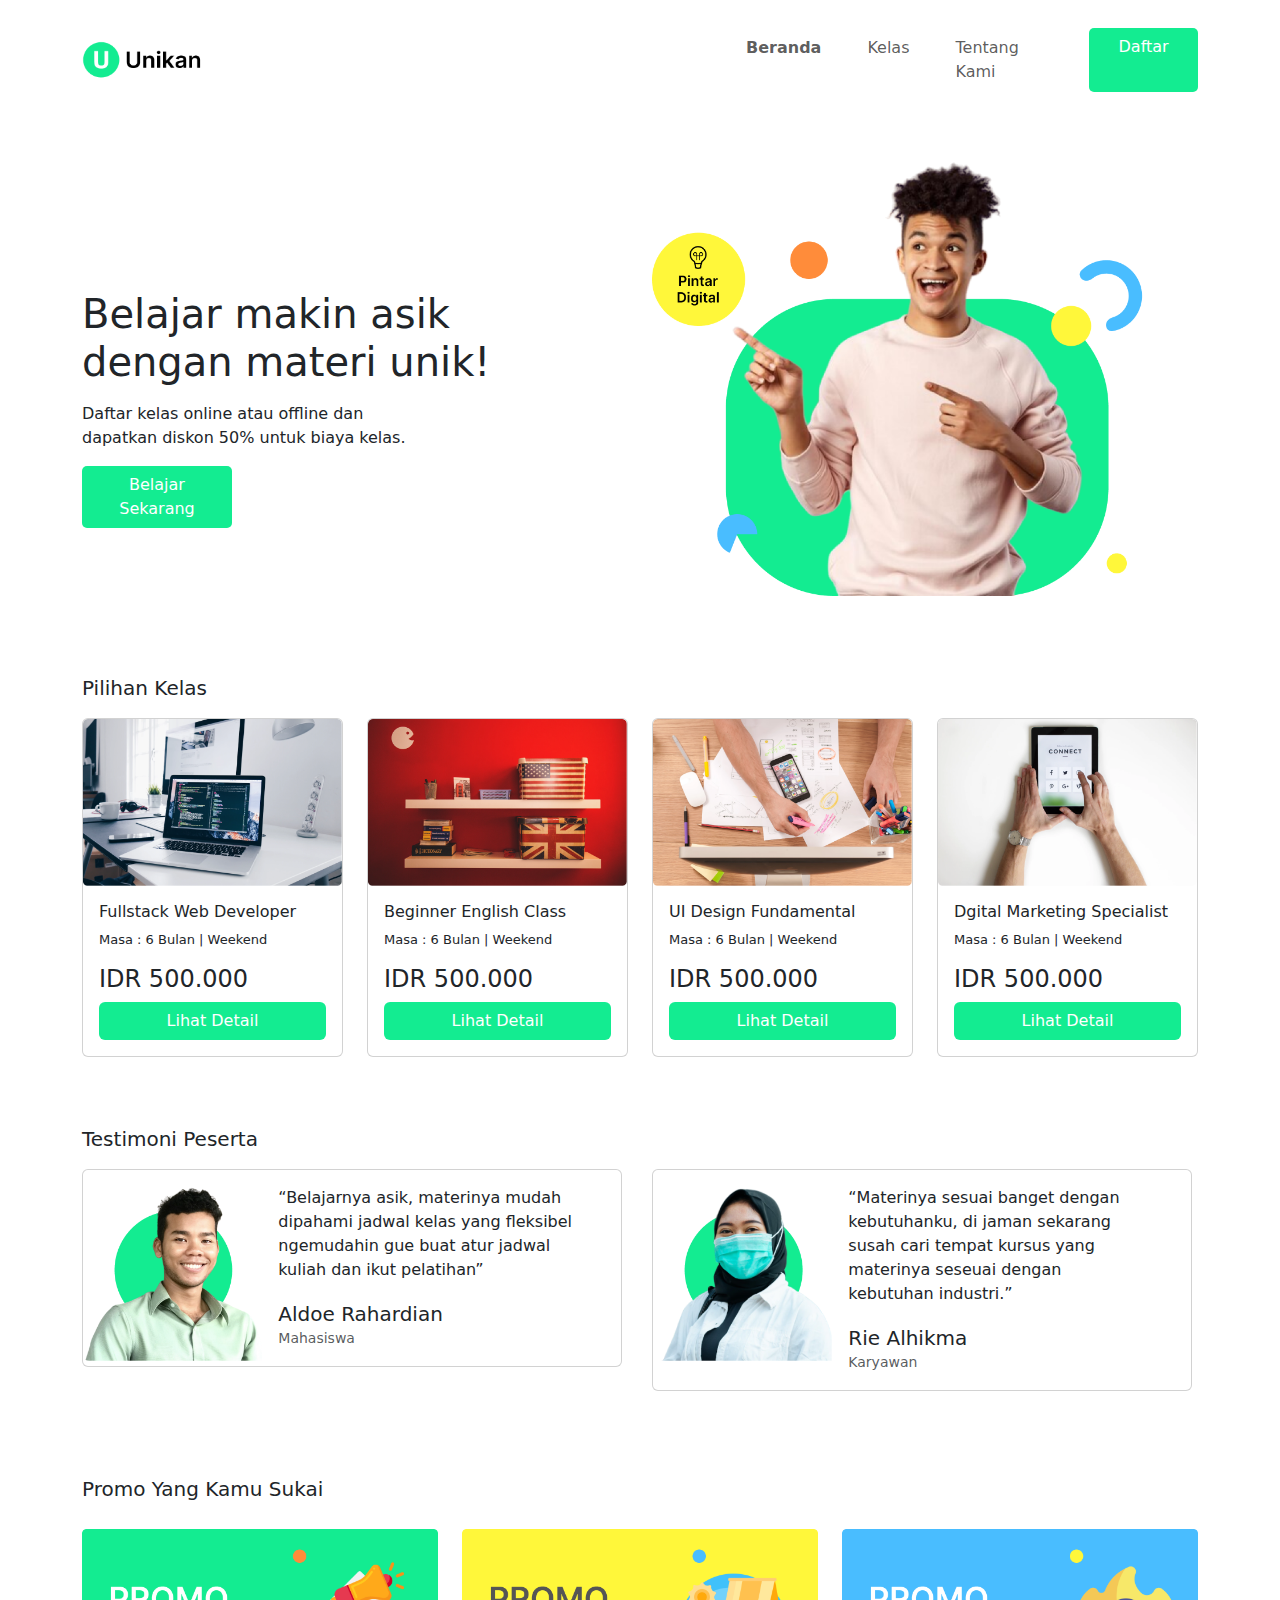
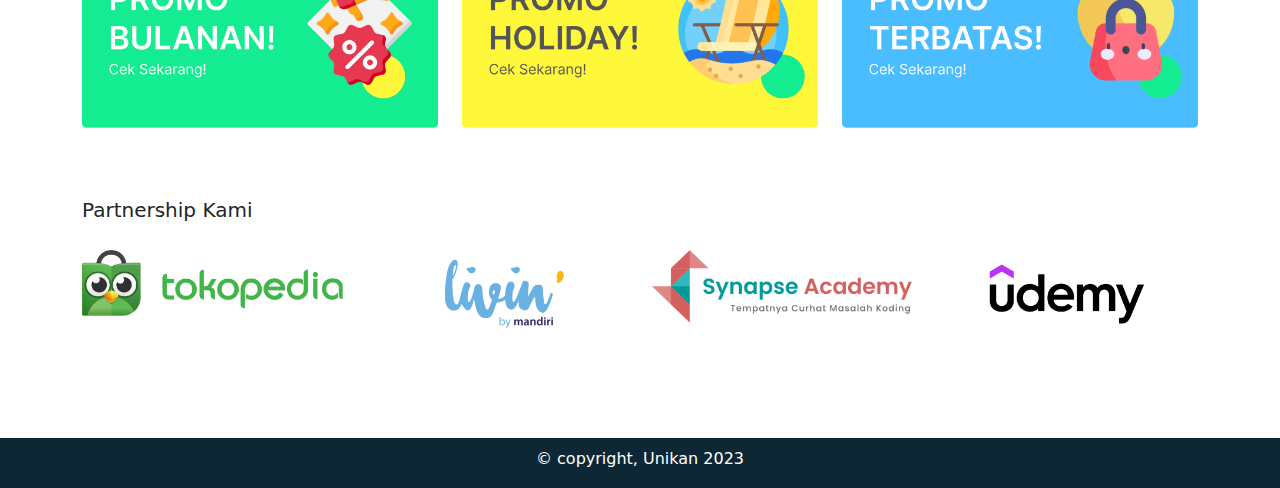
<file: Index.html>
<!DOCTYPE html>
<html lang="en">

<head>
    <meta charset="UTF-8">
    <meta name="viewport" content="width=device-width, initial-scale=1.0">
    <title>Beranda</title>

    <!-- bootstrap css -->
    <link rel="stylesheet" href="./css/bootstrap.min.css">
    <script src="./js/bootstrap.bundle.js"></script>
    <!-- bootstrap css -->

    <!-- css eksternal -->
    <link rel="stylesheet" href="./style.css">
    <link rel="stylesheet" href="./mobile.css">
    <!-- css eksternal -->

    <!-- icon -->
    <link rel="shorcut icon" href="./assets/favicon.ico" type="image/x-icon">
    <!-- icon -->

</head>

<body>
    <!-- navbar -->
    <nav class="navbar navbar-expand-lg">
        <div class="container">
            <a class="navbar-brand" href="./index.html"><img src="./assets/logo.png" alt=""></a>
            <button class="navbar-toggler" type="button" data-bs-toggle="collapse" data-bs-target="#navbarNavAltMarkup"
                aria-controls="navbarNavAltMarkup" aria-expanded="false" aria-label="Toggle navigation">
                <span class="navbar-toggler-icon"></span>
            </button>
            <div class="collapse navbar-collapse" id="navbarNavAltMarkup">
                <div class="navbar-nav">
                    <a class="nav-link" href="./index.html"><b>Beranda</b></a>
                    <a class="nav-link" href="./kelas.html">Kelas</a>
                    <a class="nav-link" href="./tentang-kami.html">Tentang Kami</a>
                    <a class="btn" href="./daftar.html">Daftar</a>
                </div>
            </div>
        </div>
    </nav>
    <!-- navbar -->

    <!-- hero -->
    <div class="deskripsi-hero">
        <div class="container">
            <div class="row">
                <div class="col-lg-6">
                    <div class="hero">
                        <h1 class="mb-3">Belajar makin asik<br>dengan materi unik!</h1>
                        <p>Daftar kelas online atau offline dan dapatkan diskon 50% untuk biaya kelas.</p>
                        <a class="btn" href="./kelas.html">Belajar Sekarang</a>
                    </div>
                </div>
                <div class="col-lg-6">
                    <img src="./assets/img-hero.png" alt="">
                </div>
            </div>
        </div>
    </div>
    <!-- hero -->

    <!-- Kelas -->
    <div class="deskripsi-kelas">
        <div class="container">
            <div class="row">
                <h5>Pilihan Kelas</h5>
                <div class="col-lg-3">
                    <div class="card">
                        <img src="./assets/programming1.png" class="card-img-top" alt="...">
                        <div class="card-body">
                            <h5 class="card-title">Fullstack Web Developer</h5>
                            <p class="card-text">Masa : 6 Bulan | Weekend</p>
                            <h4 class="text">IDR 500.000</h4>
                            <a href="./detail.html" class="btn">Lihat Detail</a>
                        </div>
                    </div>
                </div>
                <div class="col-lg-3">
                    <div class="card">
                        <img src="./assets/bahasa1.png" class="card-img-top" alt="...">
                        <div class="card-body">
                            <h5 class="card-title">Beginner English Class</h5>
                            <p class="card-text">Masa : 6 Bulan | Weekend</p>
                            <h4 class="text">IDR 500.000</h4>
                            <a href="./detail.html" class="btn">Lihat Detail</a>
                        </div>
                    </div>
                </div>
                <div class="col-lg-3">
                    <div class="card">
                        <img src="./assets/programming2.png" class="card-img-top" alt="...">
                        <div class="card-body">
                            <h5 class="card-title">UI Design Fundamental</h5>
                            <p class="card-text">Masa : 6 Bulan | Weekend</p>
                            <h4 class="text">IDR 500.000</h4>
                            <a href="./detail.html" class="btn">Lihat Detail</a>
                        </div>
                    </div>
                </div>
                <div class="col-lg-3">
                    <div class="card">
                        <img src="./assets/digimar1.png" class="card-img-top" alt="...">
                        <div class="card-body">
                            <h5 class="card-title">Dgital Marketing Specialist</h5>
                            <p class="card-text">Masa : 6 Bulan | Weekend</p>
                            <h4 class="text">IDR 500.000</h4>
                            <a href="./detail.html" class="btn">Lihat Detail</a>
                        </div>
                    </div>
                </div>
            </div>
        </div>
    </div>
    <!-- Kelas -->

    <!-- review -->
    <div class="deskripsi-review">
        <div class="container">
            <div class="row">
                <h5>Testimoni Peserta</h5>
                <div class="col-lg-6">
                    <div class="card mb-3" style="max-width: 540px;">
                        <div class="row g-0">
                            <div class="col-md-4">
                                <img src="./assets/testi1.png" class="img-fluid rounded-start" alt="...">
                            </div>
                            <div class="col-md-8">
                                <div class="card-body">
                                    <p class="card-text">“Belajarnya asik, materinya mudah dipahami
                                        jadwal kelas yang fleksibel ngemudahin gue buat
                                        atur jadwal kuliah dan ikut pelatihan”</p>
                                    <h5 class="card-title">Aldoe Rahardian</h5>
                                    <p class="card-text"><small class="text-body-secondary">Mahasiswa</small></p>
                                </div>
                            </div>
                        </div>
                    </div>
                </div>
                <div class="col-lg-6">
                    <div class="card mb-3" style="max-width: 540px;">
                        <div class="row g-0">
                            <div class="col-md-4">
                                <div class="section-rie">
                                    <img src="./assets/testi2.png" class="img-fluid rounded-start" alt="...">
                                </div>
                            </div>
                            <div class="col-md-8">
                                <div class="card-body">
                                    <p class="card-text">“Materinya sesuai banget dengan kebutuhanku,
                                        di jaman sekarang susah cari tempat kursus yang
                                        materinya seseuai dengan kebutuhan industri.”</p>
                                    <h5 class="card-title">Rie Alhikma</h5>
                                    <p class="card-text"><small class="text-body-secondary">Karyawan</small></p>
                                </div>
                            </div>
                        </div>
                    </div>
                </div>
            </div>
        </div>
    </div>
    <!-- review -->

    <!-- Promo -->
    <div class="deskripsi-promo">
        <div class="container">
            <div class="row">
                <h5>Promo Yang Kamu Sukai</h5>
                <div class="col-lg-4">
                    <img src="./assets/promo1.png" alt="">
                </div>
                <div class="col-lg-4">
                    <img src="./assets/promo2.png" alt="">
                </div>
                <div class="col-lg-4">
                    <img src="./assets/promo3.png" alt="">
                </div>
            </div>
        </div>
    </div>
    <!-- Promo -->

    <!-- partnership -->
    <div class="deskripsi-partner">
        <div class="container">
            <div class="row">
                <h5>Partnership Kami</h5>
                <div class="col-lg-3">
                    <img src="./assets/ic-tokped.png" alt="">
                </div>
                <div class="col-lg-3">
                    <img src="./assets/ic-livin.png" alt="">
                </div>
                <div class="col-lg-3">
                    <img src="./assets/ic-synapse.png" alt="">
                </div>
                <div class="col-lg-3">
                    <img src="./assets/ic-udemy.png" alt="">
                </div>
            </div>
        </div>
    </div>
    <!-- partnership -->

    <!-- footer -->
    <footer>
        <h6>&copy; copyright, Unikan 2023</h6>
    </footer>
    <!-- footer -->


</body>

</html>
</file>
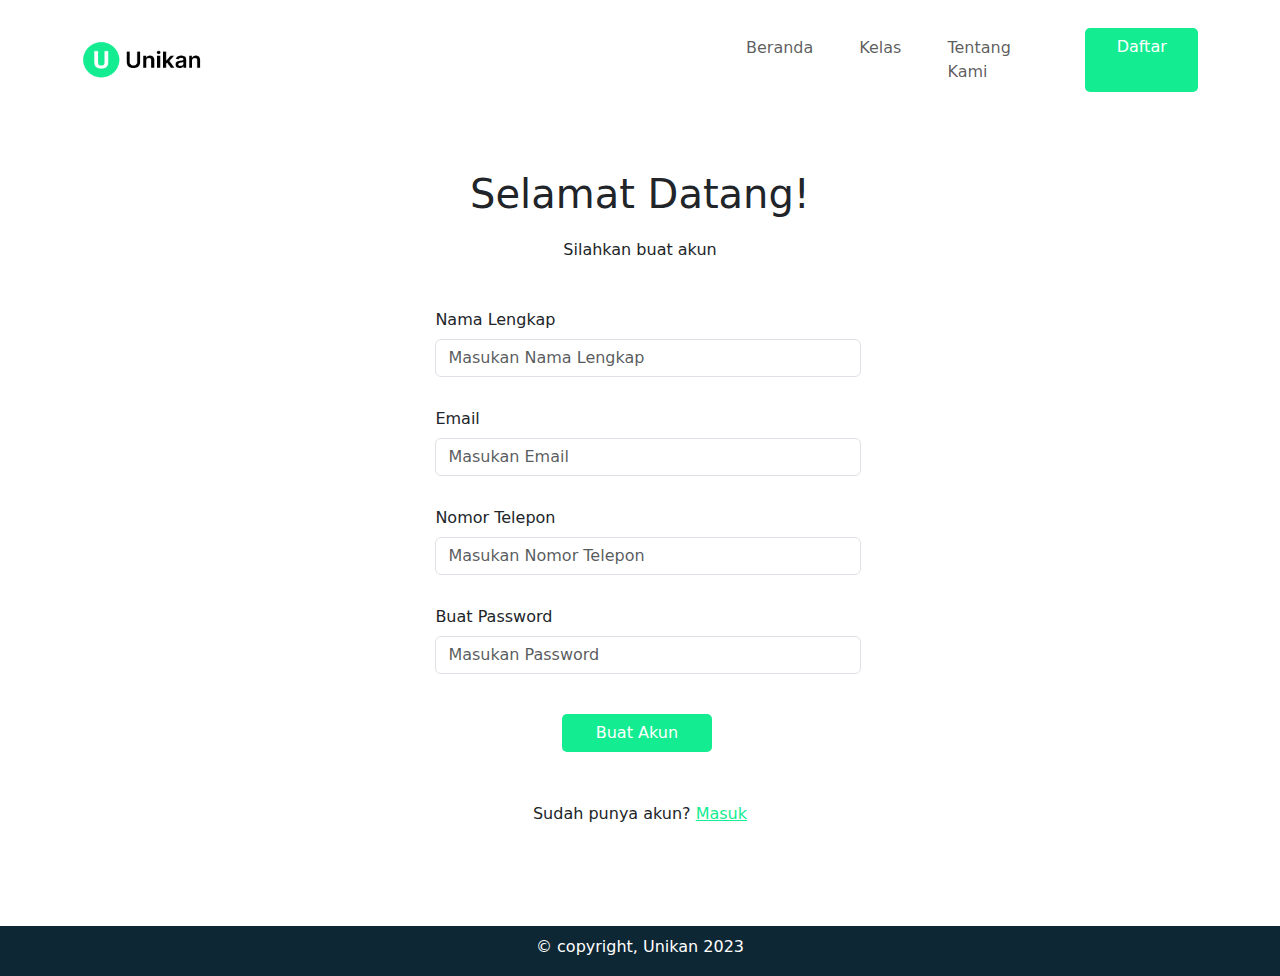
<file: daftar.html>
<!DOCTYPE html>
<html lang="en">

<head>
    <meta charset="UTF-8">
    <meta name="viewport" content="width=device-width, initial-scale=1.0">
    <title>Daftar</title>
    <!-- bootstrap css -->
    <link rel="stylesheet" href="./css/bootstrap.min.css">
    <script src="./js/bootstrap.bundle.js"></script>
    <!-- bootstrap css -->

    <!-- css eksternal -->
    <link rel="stylesheet" href="./style.css">
    <link rel="stylesheet" href="./mobile.css">
    <!-- css eksternal -->

    <!-- icon -->
    <link rel="shorcut icon" href="./assets/favicon.ico" type="image/x-icon">
    <!-- icon -->
</head>

<body>
    <!-- navbar -->
    <nav class="navbar navbar-expand-lg">
        <div class="container">
            <a class="navbar-brand" href="./index.html"><img src="./assets/logo.png" alt=""></a>
            <button class="navbar-toggler" type="button" data-bs-toggle="collapse" data-bs-target="#navbarNavAltMarkup"
                aria-controls="navbarNavAltMarkup" aria-expanded="false" aria-label="Toggle navigation">
                <span class="navbar-toggler-icon"></span>
            </button>
            <div class="collapse navbar-collapse" id="navbarNavAltMarkup">
                <div class="navbar-nav">
                    <a class="nav-link" href="./index.html">Beranda</a>
                    <a class="nav-link" href="./kelas.html">Kelas</a>
                    <a class="nav-link" href="./tentang-kami.html">Tentang Kami</a>
                    <a class="btn" href="./daftar.html">Daftar</a>
                </div>
            </div>
        </div>
    </nav>
    <!-- navbar -->

    <!-- Daftar -->
    <div class="deskripsi-daftar">
        <div class="container">
            <h1>Selamat Datang!</h1>
            <p>Silahkan buat akun</p>
            <!-- form -->
            <div class="row">
                <form action="">
                    <label for="namalengkap">Nama Lengkap</label>
                    <input type="text" class="form-control" placeholder="Masukan Nama Lengkap">

                    <label for="email">Email</label>
                    <input type="text" class="form-control" placeholder="Masukan Email">

                    <label for="nomortelepon">Nomor Telepon</label>
                    <input type="text" class="form-control" placeholder="Masukan Nomor Telepon">

                    <label for="password">Buat Password</label>
                    <input type="password" class="form-control" placeholder="Masukan Password">
                </form>
            </div>
            <!-- form -->
            <a class="btn" href="...">Buat Akun</a>
            <p>Sudah punya akun? <a style="color: #13EC91;" href="./masuk.html">Masuk</a></p>
        </div>
    </div>

    <!-- Daftar -->

    <!-- footer -->
    <footer>
        <h6>&copy; copyright, Unikan 2023</h6>
    </footer>
    <!-- footer -->



</body>

</html>
</file>
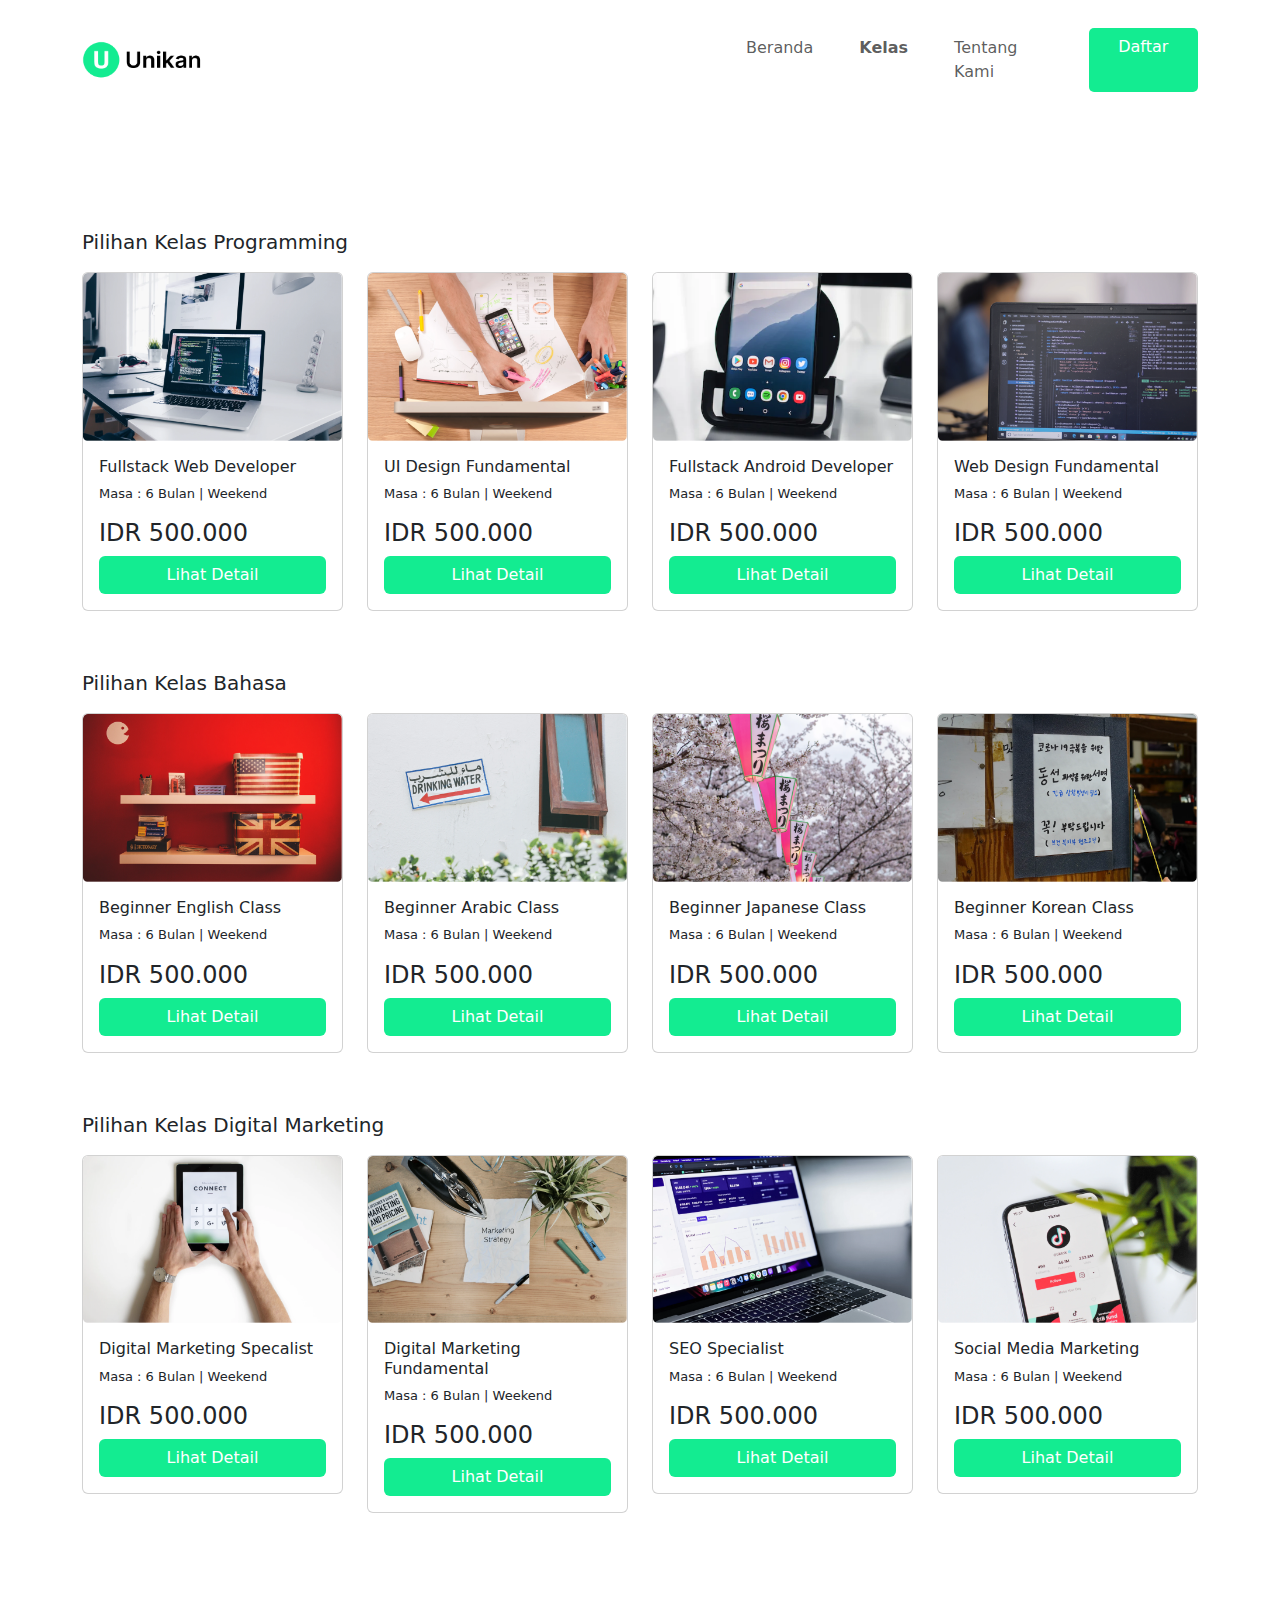
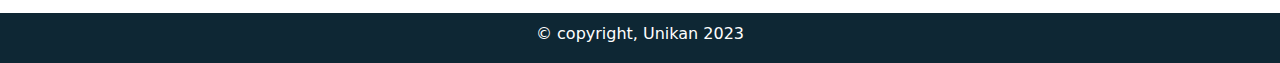
<file: Kelas.html>
<!DOCTYPE html>
<html lang="en">

<head>
    <meta charset="UTF-8">
    <meta name="viewport" content="width=device-width, initial-scale=1.0">
    <title>Kelas</title>
    <!-- bootstrap css -->
    <link rel="stylesheet" href="./css/bootstrap.min.css">
    <script src="./js/bootstrap.bundle.js"></script>
    <!-- bootstrap css -->

    <!-- css eksternal -->
    <link rel="stylesheet" href="./style.css">
    <link rel="stylesheet" href="./mobile.css">
    <!-- css eksternal -->

    <!-- icon -->
    <link rel="shorcut icon" href="./assets/favicon.ico" type="image/x-icon">
    <!-- icon -->
</head>

<body>
    <!-- navbar -->
    <nav class="navbar navbar-expand-lg">
        <div class="container">
            <a class="navbar-brand" href="./index.html"><img src="./assets/logo.png" alt=""></a>
            <button class="navbar-toggler" type="button" data-bs-toggle="collapse" data-bs-target="#navbarNavAltMarkup"
                aria-controls="navbarNavAltMarkup" aria-expanded="false" aria-label="Toggle navigation">
                <span class="navbar-toggler-icon"></span>
            </button>
            <div class="collapse navbar-collapse" id="navbarNavAltMarkup">
                <div class="navbar-nav">
                    <a class="nav-link" href="./index.html">Beranda</a>
                    <a class="nav-link" href="./kelas.html"><b>Kelas</b></a>
                    <a class="nav-link" href="./tentang-kami.html">Tentang Kami</a>
                    <a class="btn" href="./daftar.html">Daftar</a>
                </div>
            </div>
        </div>
    </nav>
    <!-- navbar -->

    <!-- Kelas -->
    <div class="deskripsi-kelas">
        <div class="container">
            <div class="row">
                <h5>Pilihan Kelas Programming</h5>
                <div class="col-lg-3">
                    <div class="card">
                        <img src="./assets/programming1.png" class="card-img-top" alt="...">
                        <div class="card-body">
                            <h5 class="card-title">Fullstack Web Developer</h5>
                            <p class="card-text">Masa : 6 Bulan | Weekend</p>
                            <h4 class="text">IDR 500.000</h4>
                            <a href="./detail.html" class="btn">Lihat Detail</a>
                        </div>
                    </div>
                </div>
                <div class="col-lg-3">
                    <div class="card">
                        <img src="./assets/programming2.png" class="card-img-top" alt="...">
                        <div class="card-body">
                            <h5 class="card-title">UI Design Fundamental</h5>
                            <p class="card-text">Masa : 6 Bulan | Weekend</p>
                            <h4 class="text">IDR 500.000</h4>
                            <a href="./detail.html" class="btn">Lihat Detail</a>
                        </div>
                    </div>
                </div>
                <div class="col-lg-3">
                    <div class="card">
                        <img src="./assets/programming3.png" class="card-img-top" alt="...">
                        <div class="card-body">
                            <h5 class="card-title">Fullstack Android Developer</h5>
                            <p class="card-text">Masa : 6 Bulan | Weekend</p>
                            <h4 class="text">IDR 500.000</h4>
                            <a href="./detail.html" class="btn">Lihat Detail</a>
                        </div>
                    </div>
                </div>
                <div class="col-lg-3">
                    <div class="card">
                        <img src="./assets/programming4.png" class="card-img-top" alt="...">
                        <div class="card-body">
                            <h5 class="card-title">Web Design Fundamental</h5>
                            <p class="card-text">Masa : 6 Bulan | Weekend</p>
                            <h4 class="text">IDR 500.000</h4>
                            <a href="./detail.html" class="btn">Lihat Detail</a>
                        </div>
                    </div>
                </div>
                <h5 style="margin-top: 60px;">Pilihan Kelas Bahasa</h5>
                <div class="col-lg-3">
                    <div class="card">
                        <img src="./assets/bahasa1.png" class="card-img-top" alt="...">
                        <div class="card-body">
                            <h5 class="card-title">Beginner English Class</h5>
                            <p class="card-text">Masa : 6 Bulan | Weekend</p>
                            <h4 class="text">IDR 500.000</h4>
                            <a href="./detail.html" class="btn">Lihat Detail</a>
                        </div>
                    </div>
                </div>
                <div class="col-lg-3">
                    <div class="card">
                        <img src="./assets/bahasa2.png" class="card-img-top" alt="...">
                        <div class="card-body">
                            <h5 class="card-title">Beginner Arabic Class</h5>
                            <p class="card-text">Masa : 6 Bulan | Weekend</p>
                            <h4 class="text">IDR 500.000</h4>
                            <a href="./detail.html" class="btn">Lihat Detail</a>
                        </div>
                    </div>
                </div>
                <div class="col-lg-3">
                    <div class="card">
                        <img src="./assets/bahasa3.png" class="card-img-top" alt="...">
                        <div class="card-body">
                            <h5 class="card-title">Beginner Japanese Class</h5>
                            <p class="card-text">Masa : 6 Bulan | Weekend</p>
                            <h4 class="text">IDR 500.000</h4>
                            <a href="./detail.html" class="btn">Lihat Detail</a>
                        </div>
                    </div>
                </div>
                <div class="col-lg-3">
                    <div class="card">
                        <img src="./assets/english1.png" class="card-img-top" alt="...">
                        <div class="card-body">
                            <h5 class="card-title">Beginner Korean Class</h5>
                            <p class="card-text">Masa : 6 Bulan | Weekend</p>
                            <h4 class="text">IDR 500.000</h4>
                            <a href="./detail.html" class="btn">Lihat Detail</a>
                        </div>
                    </div>
                </div>

                <h5 style="margin-top: 60px;">Pilihan Kelas Digital Marketing</h5>
                <div class="col-lg-3">
                    <div class="card">
                        <img src="./assets/digimar1.png" class="card-img-top" alt="...">
                        <div class="card-body">
                            <h5 class="card-title">Digital Marketing Specalist</h5>
                            <p class="card-text">Masa : 6 Bulan | Weekend</p>
                            <h4 class="text">IDR 500.000</h4>
                            <a href="./detail.html" class="btn">Lihat Detail</a>
                        </div>
                    </div>
                </div>
                <div class="col-lg-3">
                    <div class="card">
                        <img src="./assets/digimar2.png" class="card-img-top" alt="...">
                        <div class="card-body">
                            <h5 class="card-title">Digital Marketing Fundamental</h5>
                            <p class="card-text">Masa : 6 Bulan | Weekend</p>
                            <h4 class="text">IDR 500.000</h4>
                            <a href="./detail.html" class="btn">Lihat Detail</a>
                        </div>
                    </div>
                </div>
                <div class="col-lg-3">
                    <div class="card">
                        <img src="./assets/digimar3.png" class="card-img-top" alt="...">
                        <div class="card-body">
                            <h5 class="card-title">SEO Specialist</h5>
                            <p class="card-text">Masa : 6 Bulan | Weekend</p>
                            <h4 class="text">IDR 500.000</h4>
                            <a href="./detail.html" class="btn">Lihat Detail</a>
                        </div>
                    </div>
                </div>
                <div class="col-lg-3">
                    <div class="card">
                        <img src="./assets/digimar4.png" class="card-img-top" alt="...">
                        <div class="card-body">
                            <h5 class="card-title">Social Media Marketing</h5>
                            <p class="card-text">Masa : 6 Bulan | Weekend</p>
                            <h4 class="text">IDR 500.000</h4>
                            <a href="./detail.html" class="btn">Lihat Detail</a>
                        </div>
                    </div>
                </div>
            </div>
        </div>
    </div>
    <!-- Kelas -->
    
    <!-- footer -->
    <footer>
        <h6>&copy; copyright, Unikan 2023</h6>
    </footer>
    <!-- footer -->




</body>

</html>
</file>
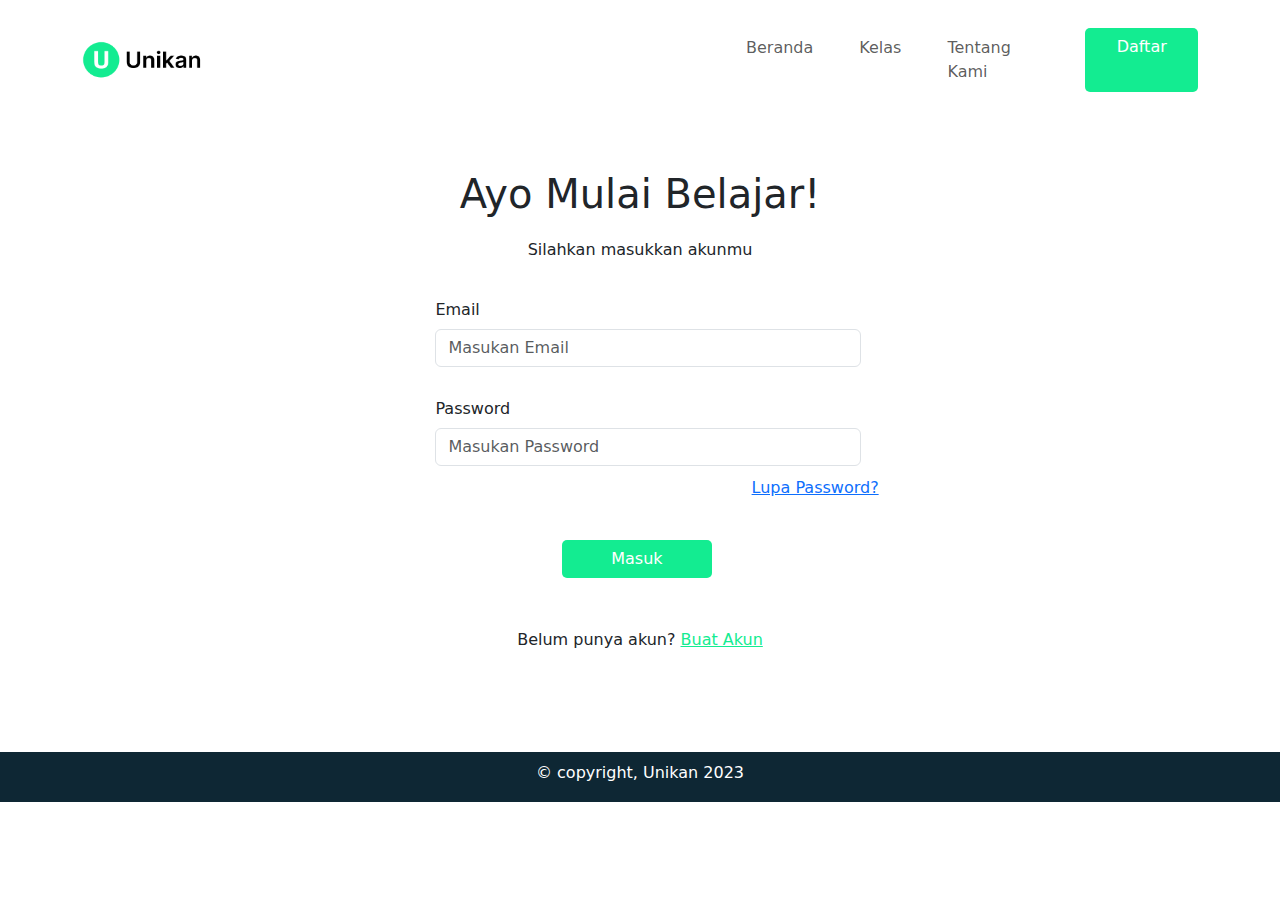
<file: masuk.html>
<!DOCTYPE html>
<html lang="en">

<head>
    <meta charset="UTF-8">
    <meta name="viewport" content="width=device-width, initial-scale=1.0">
    <title>Masuk</title>
    <!-- bootstrap css -->
    <link rel="stylesheet" href="./css/bootstrap.min.css">
    <script src="./js/bootstrap.bundle.js"></script>
    <!-- bootstrap css -->

    <!-- css eksternal -->
    <link rel="stylesheet" href="./style.css">
    <link rel="stylesheet" href="./mobile.css">
    <!-- css eksternal -->

    <!-- icon -->
    <link rel="shorcut icon" href="./assets/favicon.ico" type="image/x-icon">
    <!-- icon -->
</head>

<body>
    <!-- navbar -->
    <nav class="navbar navbar-expand-lg">
        <div class="container">
            <a class="navbar-brand" href="./index.html"><img src="./assets/logo.png" alt=""></a>
            <button class="navbar-toggler" type="button" data-bs-toggle="collapse" data-bs-target="#navbarNavAltMarkup"
                aria-controls="navbarNavAltMarkup" aria-expanded="false" aria-label="Toggle navigation">
                <span class="navbar-toggler-icon"></span>
            </button>
            <div class="collapse navbar-collapse" id="navbarNavAltMarkup">
                <div class="navbar-nav">
                    <a class="nav-link" href="./index.html">Beranda</a>
                    <a class="nav-link" href="./kelas.html">Kelas</a>
                    <a class="nav-link" href="./tentang-kami.html">Tentang Kami</a>
                    <a class="btn" href="./daftar.html">Daftar</a>
                </div>
            </div>
        </div>
    </nav>
    <!-- navbar -->


    <!-- masuk -->
    <div class="deskripsi-masuk">
        <div class="container">
            <h1>Ayo Mulai Belajar!</h1>
            <p>Silahkan masukkan akunmu</p>
            <!-- form -->
            <div class="row">
                <form action="">
                    <label for="email">Email</label>
                    <input type="text" class="form-control" placeholder="Masukan Email">

                    <label for="password">Password</label>
                    <input type="password" class="form-control" placeholder="Masukan Password">
                </form>
            </div>

            <!-- form -->
            <a class="lupapw" href="">Lupa Password?</a>
            <a class="btn" href="...">Masuk</a>
            <p>Belum punya akun? <a style="color: #13EC91;" href="./daftar.html">Buat Akun</a></p>
        </div>
    </div>
    <!--masuk-->

    <!-- footer -->
    <footer>
        <h6>&copy; copyright, Unikan 2023</h6>
    </footer>
    <!-- footer -->
</body>

</html>
</file>
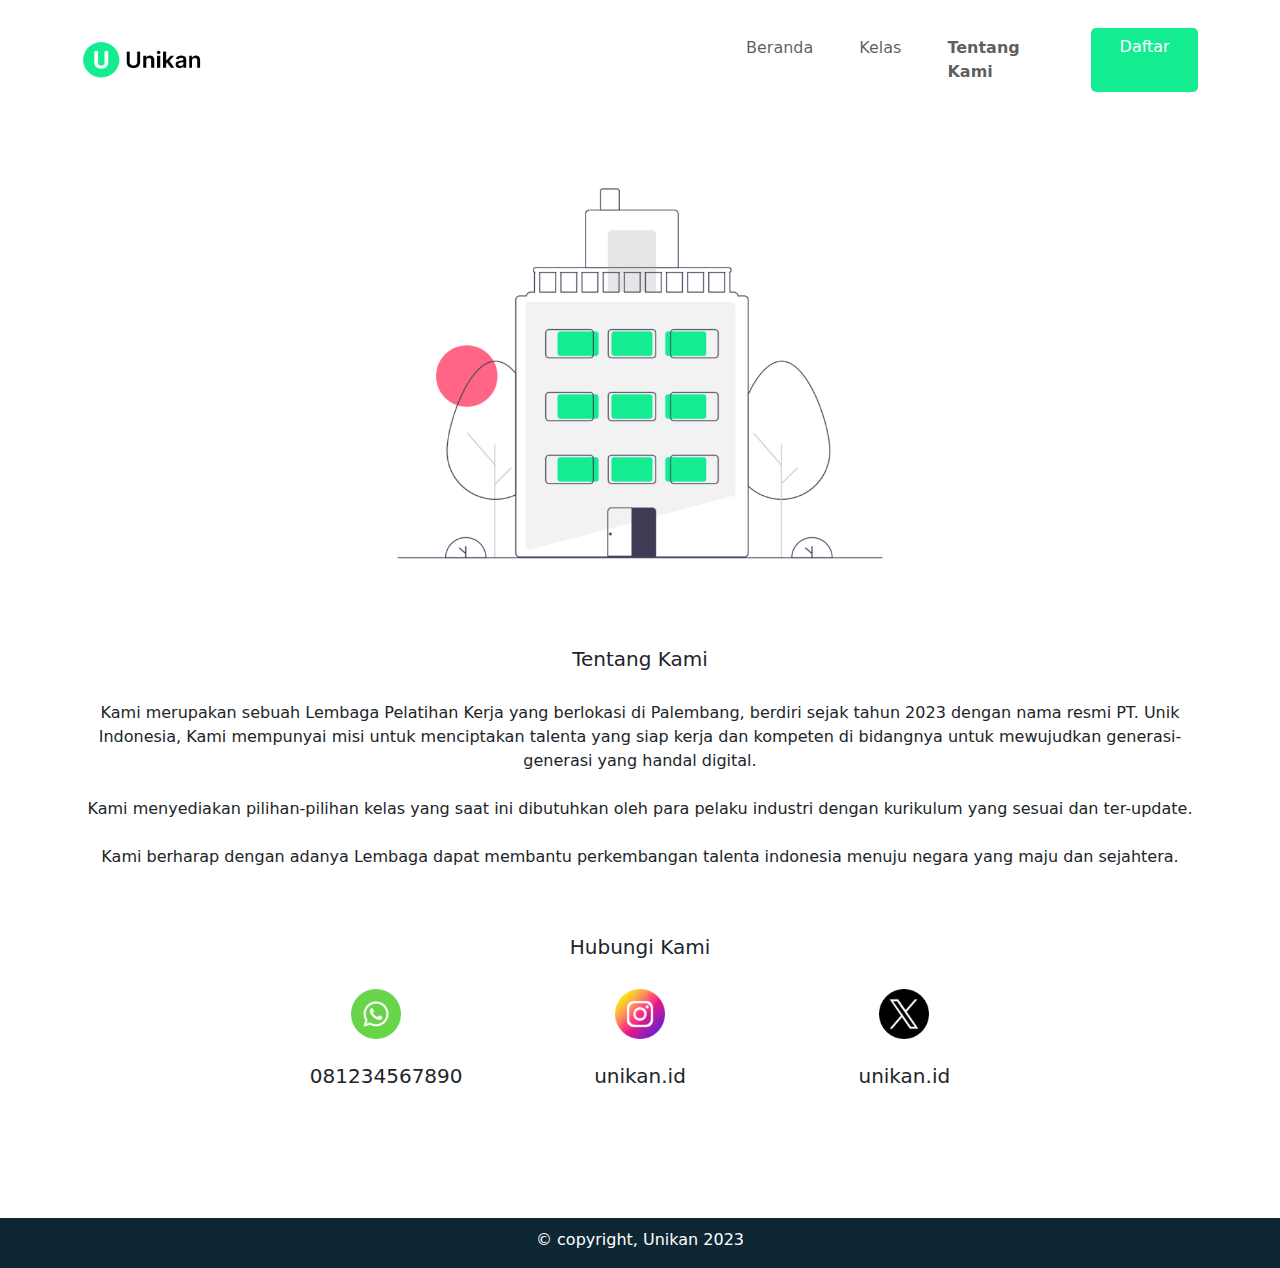
<file: tentang-kami.html>
<!DOCTYPE html>
<html lang="en">

<head>
    <meta charset="UTF-8">
    <meta name="viewport" content="width=device-width, initial-scale=1.0">
    <title>Tentang Kami</title>

    <!-- bootstrap css -->
    <link rel="stylesheet" href="./css/bootstrap.min.css">
    <script src="./js/bootstrap.bundle.js"></script>
    <!-- bootstrap css -->

    <!-- css eksternal -->
    <link rel="stylesheet" href="./style.css">
    <link rel="stylesheet" href="./mobile.css">
    <!-- css eksternal -->

    <!-- icon -->
    <link rel="shorcut icon" href="./assets/favicon.ico" type="image/x-icon">
    <!-- icon -->
</head>

<body>
    <!-- navbar -->
    <nav class="navbar navbar-expand-lg">
        <div class="container">
            <a class="navbar-brand" href="./index.html"><img src="./assets/logo.png" alt=""></a>
            <button class="navbar-toggler" type="button" data-bs-toggle="collapse" data-bs-target="#navbarNavAltMarkup"
                aria-controls="navbarNavAltMarkup" aria-expanded="false" aria-label="Toggle navigation">
                <span class="navbar-toggler-icon"></span>
            </button>
            <div class="collapse navbar-collapse" id="navbarNavAltMarkup">
                <div class="navbar-nav">
                    <a class="nav-link" href="./index.html">Beranda</a>
                    <a class="nav-link" href="./kelas.html">Kelas</a>
                    <a class="nav-link" href="./tentang-kami.html"><b>Tentang Kami</b></a>
                    <a class="btn" href="./daftar.html">Daftar</a>
                </div>
            </div>
        </div>
    </nav>
    <!-- navbar -->

    <!-- tentang -->
    <div class="deskripsi-tentang">
        <div class="container">
            <img src="./assets/img-about.png" alt="">
            <h5>Tentang Kami</h5>
            <p>Kami merupakan sebuah Lembaga Pelatihan Kerja yang berlokasi di Palembang, berdiri sejak tahun 2023
                dengan nama resmi PT. Unik Indonesia,
                Kami mempunyai misi untuk menciptakan talenta yang siap kerja dan kompeten di bidangnya untuk mewujudkan
                generasi-generasi yang handal digital.
                <br><br>Kami menyediakan pilihan-pilihan kelas yang saat ini dibutuhkan oleh para pelaku industri dengan
                kurikulum yang sesuai dan ter-update.
                <br><br>Kami berharap dengan adanya Lembaga dapat membantu perkembangan talenta indonesia menuju negara
                yang maju dan sejahtera.
            </p>
            <div class="section-akun">
                <div class="row">
                    <h5>Hubungi Kami</h5>
                    <div class="col-lg-4">
                        <div class="wa">
                            <img src="./assets/ic-wa.png" alt="">
                            <h5>081234567890</h5>
                        </div>
                    </div>
                    <div class="col-lg-4">
                        <div class="ig">
                            <img src="./assets/ig-ig.png" alt="">
                            <h5>unikan.id</h5>
                        </div>
                    </div>
                    <div class="col-lg-4">
                        <div class="x">
                            <img src="./assets/ic-x.png" alt="">
                            <h5>unikan.id</h5>
                        </div>
                    </div>
                </div>
            </div>

        </div>
    </div>
    <!-- tentang -->

    <!-- footer -->
    <footer>
        <h6>&copy; copyright, Unikan 2023</h6>
    </footer>
    <!-- footer -->

</body>

</html>
</file>
<file: style.css>
/* Navbar */
.navbar .container {
    margin-top: 20px;
    margin-bottom: 50px;
}

.navbar-brand img {
    width: 120px;
}

.navbar-nav {
    margin-left: 50%;
    font-size: medium;
}

.navbar-nav a {
    margin-left: 30px;
    font-weight: 500;
}

.navbar-nav .btn {
    background-color: #13EC91;
    color: white;
    text-align: center;
    width: 120px;
    border-radius: 5px;
}

/* Navbar */

/* footer */
footer {
    margin-top: 100px;
    background-color: #0E2734;
    height: 50px;
    color: white;
    display: flex;
    align-items: center;
    justify-content: center
}

/* footer */

/* Hero */
.deskripsi-hero .hero {
    margin-top: 140px;
}

.deskripsi-hero .hero p {
    width: 60%;
}

.deskripsi-hero img {
    width: 90%;
}

.deskripsi-hero .btn {
    width: 150px;
    background-color: #13EC91;
    color: white;
    border-radius: 5px;
}

/* Hero */

/* kelas */
.deskripsi-kelas {
    margin-top: 80px;
}

.deskripsi-kelas .card {
    margin-top: 10px;
}

.deskripsi-kelas .card-title {
    font-size: medium;
}

.deskripsi-kelas .card-text {
    font-size: small;
}

.deskripsi-kelas .card .btn {
    width: 100%;
    background-color: #13EC91;
    color: white;
}

/* kelas */

/* Rewiew */
.deskripsi-review {
    margin-top: 70px;
}

.deskripsi-review .card {
    margin-top: 10px;
}

.deskripsi-review .card-title {
    margin-top: 20px;
    margin-bottom: 0px;
}

.deskripsi-review .card-text {
    width: 90%;
}

/* Rewiew */

/* promo */
.deskripsi-promo {
    margin-top: 70px;
}

.deskripsi-promo img {
    width: 100%;
    margin-top: 20px;
}

/* promo */

/* partner */
.deskripsi-partner {
    margin-top: 70px;
}

.deskripsi-partner img {
    width: 100%;
    margin-top: 20px;
}

/* partner */

/* page-kelas */
/* page-kelas */

/* tentang */
.deskripsi-tentang img {
    width: 600px;

}

.deskripsi-tentang {
    display: flex;
    justify-content: center;
    text-align: center;
}

.deskripsi-tentang h5 {
    margin-top: 50px;
    margin-bottom: 30px;
}

.section-akun img {
    width: 50px;
}

.section-akun .wa h5 {
    margin-left: 64%;
    margin-top: 25px;
}

.section-akun .wa img {
    margin-left: 65%;
}

.section-akun .ig h5 {
    display: flex;
    justify-content: center;
    margin-top: 25px;
}

.section-akun .ig img {
    align-items: center;
}

.section-akun .x h5 {
    margin-right: 65%;
    margin-top: 25px;
}

.section-akun .x img {
    margin-right: 65%;
}

/* tentang */

/* daftar */
.deskripsi-daftar h1 {
    text-align: center;
    margin-top:20px;
    margin-bottom: 20px;
}
.deskripsi-daftar p {
    text-align: center;
}
.deskripsi-daftar form {
    margin-left: 31%;
    width: 450px;
}
.deskripsi-daftar label {
    margin-bottom: 7px;
    margin-top: 30px;
    font-weight: 500;
}
.deskripsi-daftar .btn {
    margin-top: 40px;
    margin-bottom: 50px;
    margin-left: 43%;
    width: 150px;
    background-color: #13EC91;
    color: white;
    border-radius: 5px;
}

/* daftar */

/* masuk */
.deskripsi-masuk h1 {
    text-align: center;
    margin-top:20px;
    margin-bottom: 20px;
}
.deskripsi-masuk p {
    text-align: center;
}
.deskripsi-masuk form {
    margin-left: 31%;
    width: 450px;
}
.deskripsi-masuk label {
    margin-bottom: 7px;
    margin-top: 20px;
    font-weight: 500;
}
.deskripsi-masuk input {
    margin-bottom: 10px;
}
.deskripsi-masuk .lupapw {
    margin-left: 60%;
}
.deskripsi-masuk .btn {
    margin-top: 40px;
    margin-bottom: 50px;
    margin-left: 43%;
    width: 150px;
    background-color: #13EC91;
    color: white;
    border-radius: 5px;
}

/* masuk */
</file>
<file: mobile.css>
@media (max-width: 992px) {
    /* Navbar */
.navbar .container {
    margin-top: 20px;
    margin-bottom: 10px;
}

.navbar-brand img {
    width: 120px;
}

.navbar-nav {
    margin-left: 50%;
    font-size: medium;
    text-align: center;
}

.navbar-nav a {
    margin-left: 30px;
    font-weight: 500;
}

.navbar-nav .btn {
    background-color: #13EC91;
    color: white;
    text-align: center;
    width: 120px;
    border-radius: 5px;
    margin: auto;
}

/* Navbar */

/* footer */
footer {
    margin-top: 100px;
    background-color: #0E2734;
    height: 50px;
    color: white;
    display: flex;
    align-items: center;
    justify-content: center
}

/* footer */

/* Hero */
.deskripsi-hero .hero {
    margin-top: 60px;
    margin-left: 10px;
}

.deskripsi-hero .hero p {
    width: 70%;
}

.deskripsi-hero img {
    width: 70%;
    margin-left: 100px;
}

.deskripsi-hero .btn {
    width: 150px;
    background-color: #13EC91;
    color: white;
    border-radius: 5px;
}

/* Hero */

/* kelas */
.deskripsi-kelas {
    margin-top: 70px;
}

.deskripsi-kelas .card {
    margin-top: 30px;
    margin-bottom: 20px;
}

.deskripsi-kelas .card-title {
    font-size: medium;
}

.deskripsi-kelas .card-text {
    font-size: small;
}

.deskripsi-kelas .card .btn {
    width: 100%;
    background-color: #13EC91;
    color: white;
}

/* kelas */

/* Rewiew */
.deskripsi-review {
    margin-top: 70px;
}

.deskripsi-review .card {
    margin-top: 10px;
}
.deskripsi-review .card img {
    width: 150px;
}
.section-rie img {
    margin-left: 200px;
}

.deskripsi-review .card-title {
    margin-top: 20px;
    margin-bottom: 0px;
}

.deskripsi-review .card-text {
    width: 90%;
}

/* Rewiew */

/* promo */
.deskripsi-promo {
    margin-top: 70px;
}

.deskripsi-promo img {
    width: 80%;
    margin-top: 20px;
    margin-left: 35px;
}

/* promo */

/* partner */
.deskripsi-partner {
    margin-top: 70px;
}

.deskripsi-partner img {
    width: 50%;
    margin-top: 40px;
    margin-left: 90px;
}

/* partner */

/* page-kelas */
/* page-kelas */

/* tentang */
.deskripsi-tentang img {
    width: 300px;
    margin-top: 30px;

}

.deskripsi-tentang {
    display: flex;
    justify-content: center;
    text-align: center;
}

.deskripsi-tentang h5 {
    margin-top: 50px;
    margin-bottom: 30px;
}
.deskripsi-tentang p {
    text-align: justify;
    width: 90%;
    margin-left: 18px;
}

.section-akun img {
    width: 50px;
}

.section-akun .wa h5 {
    margin-left: 1%;
    margin-top: 15px;
}

.section-akun .wa img {
    margin-left: 1%;
}

.section-akun .ig h5 {
    margin-top: 15px;
}

.section-akun .ig img {
    margin-left: 1%;
}

.section-akun .x h5 {
    margin-right:0%;
    margin-top: 15px;
}

.section-akun .x img {
    margin-right: 0%;
}

/* tentang */

/* daftar */
.deskripsi-daftar h1 {
    text-align: center;
    margin-top:20px;
    margin-bottom: 20px;
}
.deskripsi-daftar p {
    text-align: center;
}
.deskripsi-daftar form {
    margin-left: 0%;
    width: 440px;
}
.deskripsi-daftar label {
    margin-bottom: 15px;
    margin-top: 25px;
    font-weight: 500;
}
.deskripsi-daftar .btn {
    margin-top: 40px;
    margin-bottom: 50px;
    margin-left: 30%;
    width: 150px;
    background-color: #13EC91;
    color: white;
    border-radius: 5px;
}

/* daftar */

/* masuk */
.deskripsi-masuk h1 {
    text-align: center;
    margin-top:20px;
    margin-bottom: 20px;
}
.deskripsi-masuk p {
    text-align: center;
    margin-bottom: 35px;
}
.deskripsi-masuk form {
    margin-left: 0%;
    width: 440px;
}
.deskripsi-masuk label {
    margin-bottom: 15px;
    margin-top: 25px;
    font-weight: 500;
}
.deskripsi-masuk input {
    margin-bottom: 10px;
}
.deskripsi-masuk .lupapw {
    margin-left: 70%;
}
.deskripsi-masuk .btn {
    margin-top: 50px;
    margin-bottom: 70px;
    margin-left: 31%;
    width: 150px;
    background-color: #13EC91;
    color: white;
    border-radius: 5px;
}

/* masuk */
}
</file>
